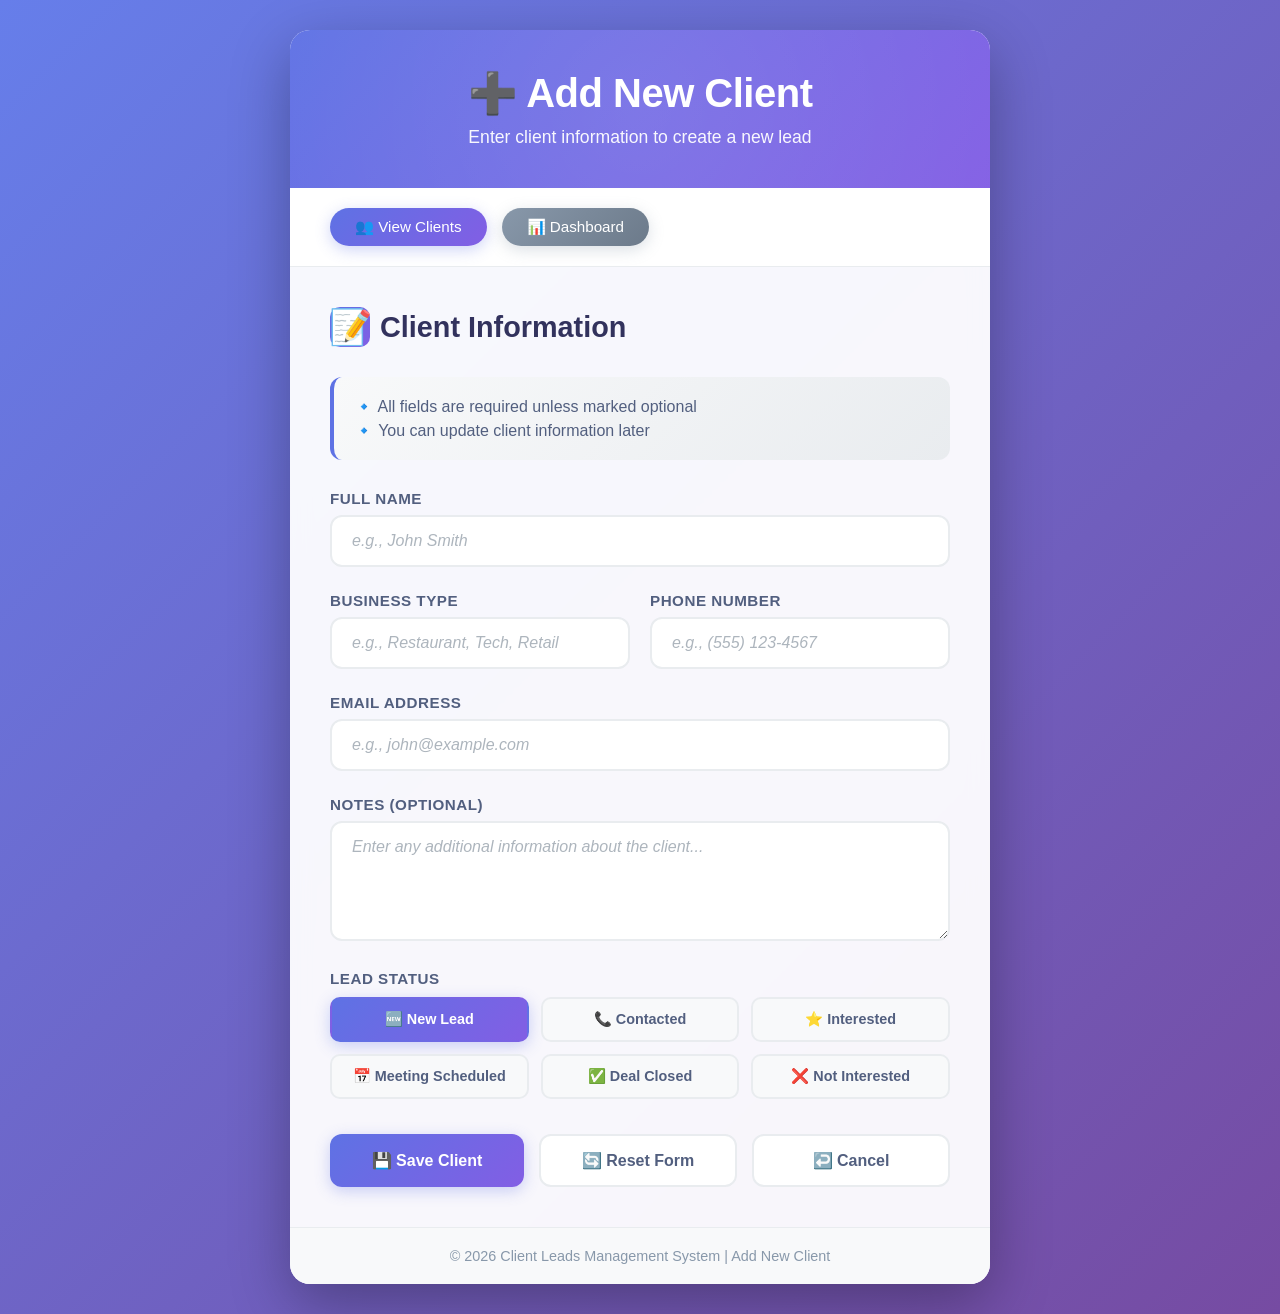
<file: templates/add_client.html>
<!DOCTYPE html>
<html lang="en">
<head>
    <meta charset="UTF-8">
    <meta name="viewport" content="width=device-width, initial-scale=1.0">
    <title>Add Client | Lead Management</title>
    <style>
        * {
            margin: 0;
            padding: 0;
            box-sizing: border-box;
            font-family: 'Segoe UI', Tahoma, Geneva, Verdana, sans-serif;
        }

        body {
            background: linear-gradient(135deg, #667eea 0%, #764ba2 100%);
            min-height: 100vh;
            padding: 30px 20px;
            display: flex;
            align-items: center;
            justify-content: center;
        }

        .container {
            max-width: 700px;
            width: 100%;
            margin: 0 auto;
            background: rgba(255, 255, 255, 0.95);
            border-radius: 20px;
            box-shadow: 0 20px 60px rgba(0, 0, 0, 0.3);
            overflow: hidden;
            backdrop-filter: blur(10px);
        }

        .header {
            background: linear-gradient(135deg, #5e72e4 0%, #825ee4 100%);
            color: white;
            padding: 40px;
            position: relative;
            overflow: hidden;
            text-align: center;
        }

        .header::before {
            content: '';
            position: absolute;
            top: -50%;
            right: -50%;
            width: 200%;
            height: 200%;
            background: radial-gradient(circle, rgba(255,255,255,0.1) 0%, transparent 70%);
            animation: rotate 20s linear infinite;
        }

        @keyframes rotate {
            from { transform: rotate(0deg); }
            to { transform: rotate(360deg); }
        }

        h2 {
            font-size: 2.5em;
            margin-bottom: 10px;
            position: relative;
            z-index: 1;
            font-weight: 700;
            letter-spacing: -0.5px;
        }

        .header p {
            font-size: 1.1em;
            opacity: 0.95;
            position: relative;
            z-index: 1;
            font-weight: 300;
        }

        .nav-bar {
            background: white;
            padding: 20px 40px;
            display: flex;
            gap: 20px;
            flex-wrap: wrap;
            align-items: center;
            justify-content: space-between;
            border-bottom: 1px solid #e9ecef;
        }

        .nav-links {
            display: flex;
            gap: 15px;
            flex-wrap: wrap;
        }

        .nav-link {
            padding: 10px 25px;
            background: linear-gradient(135deg, #5e72e4 0%, #825ee4 100%);
            color: white;
            text-decoration: none;
            border-radius: 50px;
            font-weight: 500;
            font-size: 0.95em;
            transition: all 0.3s ease;
            box-shadow: 0 4px 15px rgba(94, 114, 228, 0.3);
            display: inline-flex;
            align-items: center;
            gap: 8px;
        }

        .nav-link:hover {
            transform: translateY(-2px);
            box-shadow: 0 6px 20px rgba(94, 114, 228, 0.4);
        }

        .nav-link.secondary {
            background: linear-gradient(135deg, #8898aa 0%, #6c7a8a 100%);
            box-shadow: 0 4px 15px rgba(136, 152, 170, 0.3);
        }

        .form-container {
            padding: 40px;
        }

        .form-title {
            color: #32325d;
            font-size: 1.8em;
            margin-bottom: 30px;
            font-weight: 600;
            display: flex;
            align-items: center;
            gap: 10px;
        }

        .form-title span {
            background: linear-gradient(135deg, #5e72e4 0%, #825ee4 100%);
            color: white;
            width: 40px;
            height: 40px;
            display: inline-flex;
            align-items: center;
            justify-content: center;
            border-radius: 10px;
            font-size: 1.2em;
        }

        .form-group {
            margin-bottom: 25px;
        }

        .form-label {
            display: block;
            margin-bottom: 8px;
            color: #525f7f;
            font-weight: 600;
            font-size: 0.95em;
            text-transform: uppercase;
            letter-spacing: 0.5px;
        }

        .form-input {
            width: 100%;
            padding: 15px 20px;
            border: 2px solid #e9ecef;
            border-radius: 12px;
            font-size: 1em;
            transition: all 0.3s ease;
            background: white;
        }

        .form-input:focus {
            outline: none;
            border-color: #5e72e4;
            box-shadow: 0 0 0 4px rgba(94, 114, 228, 0.1);
        }

        .form-input::placeholder {
            color: #adb5bd;
            font-style: italic;
        }

        textarea.form-input {
            resize: vertical;
            min-height: 120px;
        }

        .form-select {
            width: 100%;
            padding: 15px 20px;
            border: 2px solid #e9ecef;
            border-radius: 12px;
            font-size: 1em;
            transition: all 0.3s ease;
            background: white;
            cursor: pointer;
            appearance: none;
            background-image: url("data:image/svg+xml,%3Csvg xmlns='http://www.w3.org/2000/svg' width='16' height='16' viewBox='0 0 24 24' fill='none' stroke='%23525f7f' stroke-width='2' stroke-linecap='round' stroke-linejoin='round'%3E%3Cpolyline points='6 9 12 15 18 9'%3E%3C/polyline%3E%3C/svg%3E");
            background-repeat: no-repeat;
            background-position: right 20px center;
            background-size: 16px;
        }

        .form-select:focus {
            outline: none;
            border-color: #5e72e4;
            box-shadow: 0 0 0 4px rgba(94, 114, 228, 0.1);
        }

        .status-options {
            display: grid;
            grid-template-columns: repeat(auto-fit, minmax(150px, 1fr));
            gap: 12px;
            margin-top: 10px;
        }

        .status-option {
            position: relative;
        }

        .status-option input[type="radio"] {
            display: none;
        }

        .status-option label {
            display: block;
            padding: 12px 15px;
            background: #f8f9fa;
            border: 2px solid #e9ecef;
            border-radius: 10px;
            text-align: center;
            font-weight: 600;
            font-size: 0.9em;
            color: #525f7f;
            cursor: pointer;
            transition: all 0.3s ease;
        }

        .status-option input[type="radio"]:checked + label {
            background: linear-gradient(135deg, #5e72e4 0%, #825ee4 100%);
            border-color: transparent;
            color: white;
            box-shadow: 0 4px 15px rgba(94, 114, 228, 0.3);
        }

        .form-row {
            display: grid;
            grid-template-columns: 1fr 1fr;
            gap: 20px;
        }

        .form-actions {
            display: flex;
            gap: 15px;
            margin-top: 35px;
            flex-wrap: wrap;
        }

        .btn {
            padding: 15px 35px;
            border: none;
            border-radius: 12px;
            font-weight: 600;
            font-size: 1em;
            cursor: pointer;
            transition: all 0.3s ease;
            display: inline-flex;
            align-items: center;
            justify-content: center;
            gap: 10px;
            flex: 1;
            min-width: 150px;
        }

        .btn-primary {
            background: linear-gradient(135deg, #5e72e4 0%, #825ee4 100%);
            color: white;
            box-shadow: 0 4px 15px rgba(94, 114, 228, 0.3);
        }

        .btn-primary:hover {
            transform: translateY(-2px);
            box-shadow: 0 6px 20px rgba(94, 114, 228, 0.4);
        }

        .btn-secondary {
            background: white;
            color: #525f7f;
            border: 2px solid #e9ecef;
        }

        .btn-secondary:hover {
            background: #f8f9fa;
            border-color: #5e72e4;
            transform: translateY(-2px);
        }

        .info-box {
            background: linear-gradient(135deg, #f8f9fa 0%, #e9ecef 100%);
            border-radius: 12px;
            padding: 20px;
            margin-bottom: 30px;
            border-left: 4px solid #5e72e4;
        }

        .info-box p {
            color: #525f7f;
            margin-bottom: 5px;
            display: flex;
            align-items: center;
            gap: 8px;
        }

        .info-box p:last-child {
            margin-bottom: 0;
        }

        .footer {
            background: #f8f9fa;
            padding: 20px 40px;
            text-align: center;
            color: #8898aa;
            font-size: 0.9em;
            border-top: 1px solid #e9ecef;
        }

        @media (max-width: 768px) {
            .header h2 {
                font-size: 2em;
            }
            
            .nav-bar {
                padding: 15px 20px;
            }
            
            .form-container {
                padding: 20px;
            }
            
            .form-row {
                grid-template-columns: 1fr;
                gap: 0;
            }
            
            .status-options {
                grid-template-columns: 1fr 1fr;
            }
            
            .btn {
                flex: auto;
                width: 100%;
            }
        }
    </style>
</head>
<body>
    <div class="container">
        <div class="header">
            <h2>➕ Add New Client</h2>
            <p>Enter client information to create a new lead</p>
        </div>

        <div class="nav-bar">
            <div class="nav-links">
                <a href="/" class="nav-link">👥 View Clients</a>
                <a href="/dashboard" class="nav-link secondary">📊 Dashboard</a>
            </div>
        </div>

        <div class="form-container">
            <div class="form-title">
                <span>📝</span>
                Client Information
            </div>

            <div class="info-box">
                <p>🔹 All fields are required unless marked optional</p>
                <p>🔹 You can update client information later</p>
            </div>

            <form method="POST">
                <div class="form-group">
                    <label class="form-label" for="name">Full Name</label>
                    <input type="text" id="name" name="name" class="form-input" placeholder="e.g., John Smith" required>
                </div>

                <div class="form-row">
                    <div class="form-group">
                        <label class="form-label" for="business">Business Type</label>
                        <input type="text" id="business" name="business" class="form-input" placeholder="e.g., Restaurant, Tech, Retail" required>
                    </div>

                    <div class="form-group">
                        <label class="form-label" for="phone">Phone Number</label>
                        <input type="tel" id="phone" name="phone" class="form-input" placeholder="e.g., (555) 123-4567" required>
                    </div>
                </div>

                <div class="form-group">
                    <label class="form-label" for="email">Email Address</label>
                    <input type="email" id="email" name="email" class="form-input" placeholder="e.g., john@example.com" required>
                </div>

                <div class="form-group">
                    <label class="form-label" for="notes">Notes (Optional)</label>
                    <textarea id="notes" name="notes" class="form-input" placeholder="Enter any additional information about the client..."></textarea>
                </div>

                <div class="form-group">
                    <label class="form-label">Lead Status</label>
                    <div class="status-options">
                        <div class="status-option">
                            <input type="radio" name="status" id="status-new" value="New Lead" checked>
                            <label for="status-new">🆕 New Lead</label>
                        </div>
                        <div class="status-option">
                            <input type="radio" name="status" id="status-contacted" value="Contacted">
                            <label for="status-contacted">📞 Contacted</label>
                        </div>
                        <div class="status-option">
                            <input type="radio" name="status" id="status-interested" value="Interested">
                            <label for="status-interested">⭐ Interested</label>
                        </div>
                        <div class="status-option">
                            <input type="radio" name="status" id="status-meeting" value="Meeting Scheduled">
                            <label for="status-meeting">📅 Meeting Scheduled</label>
                        </div>
                        <div class="status-option">
                            <input type="radio" name="status" id="status-closed" value="Deal Closed">
                            <label for="status-closed">✅ Deal Closed</label>
                        </div>
                        <div class="status-option">
                            <input type="radio" name="status" id="status-not-interested" value="Not Interested">
                            <label for="status-not-interested">❌ Not Interested</label>
                        </div>
                    </div>
                </div>

                <div class="form-actions">
                    <button type="submit" class="btn btn-primary">
                        💾 Save Client
                    </button>
                    <button type="reset" class="btn btn-secondary">
                        🔄 Reset Form
                    </button>
                    <a href="/" class="btn btn-secondary" style="text-decoration: none; text-align: center;">
                        ↩️ Cancel
                    </a>
                </div>
            </form>
        </div>

        <div class="footer">
            <p>© 2026 Client Leads Management System | Add New Client</p>
        </div>
    </div>
</body>
</html>
</file>
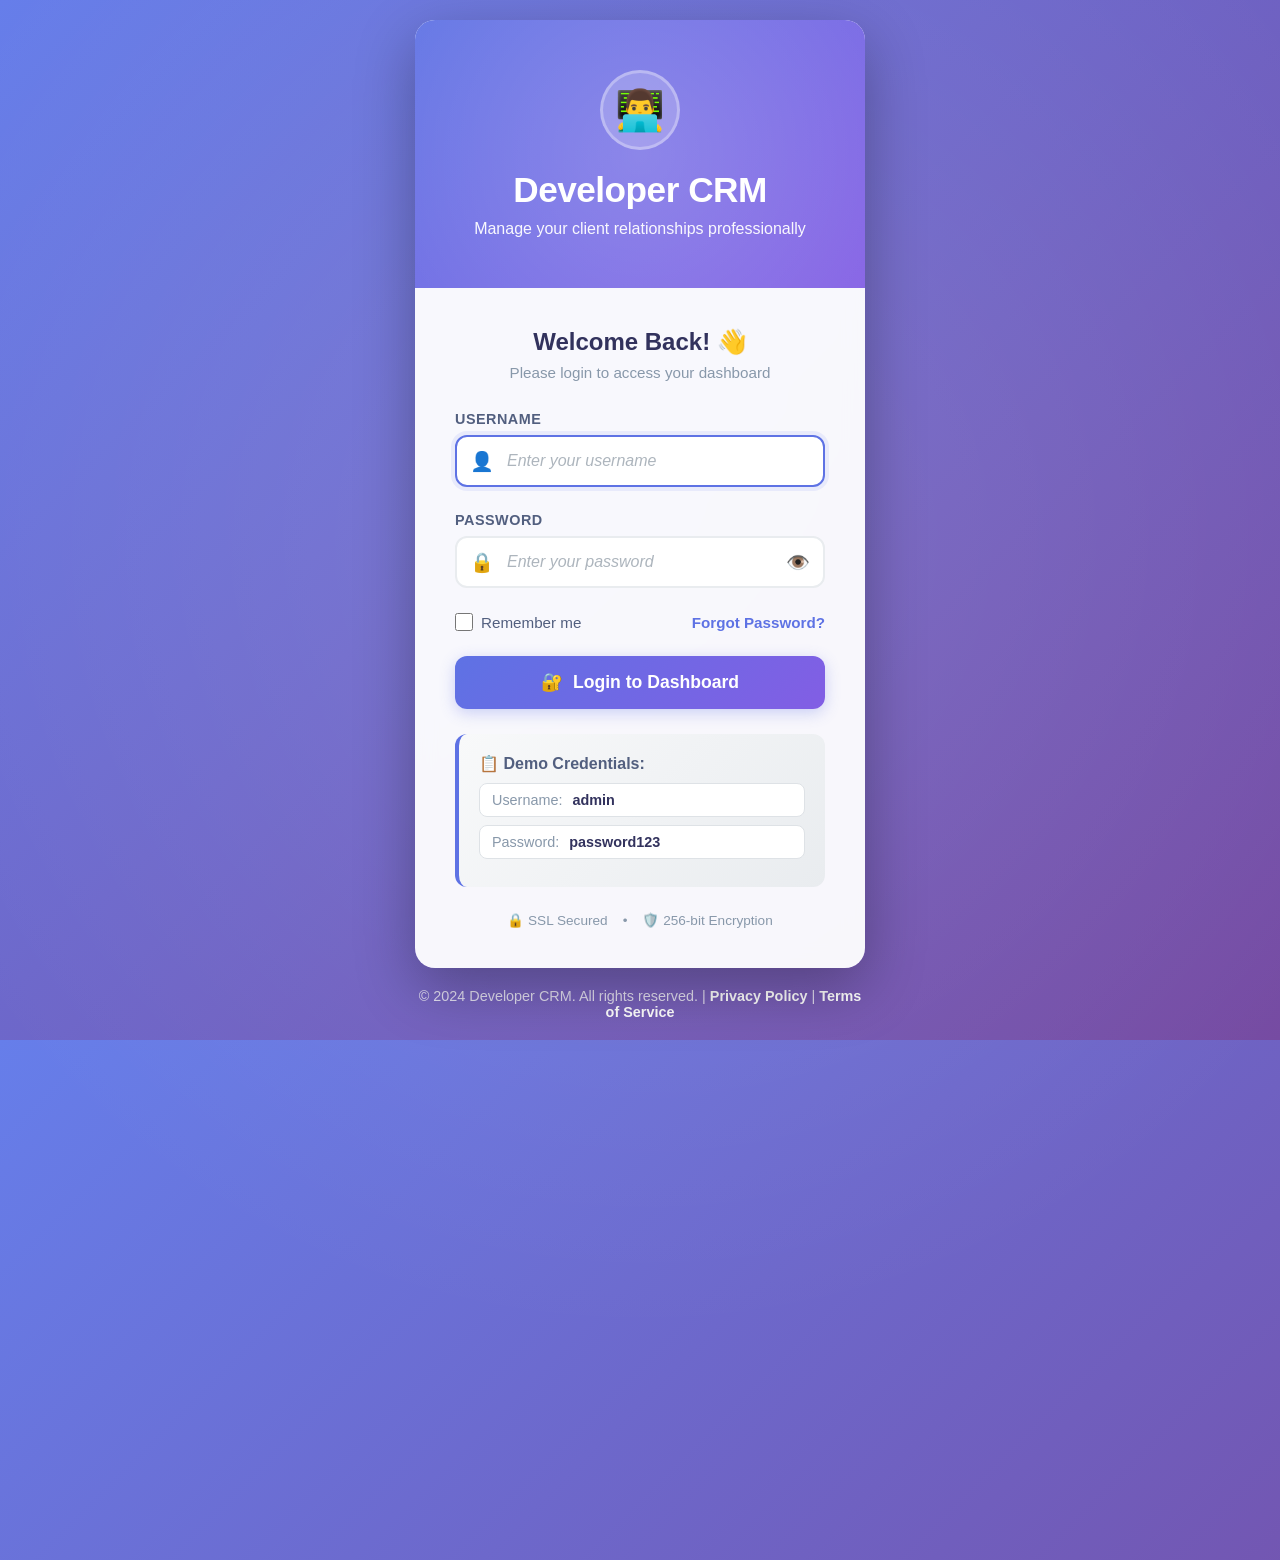
<file: templates/login.html>
<!DOCTYPE html>
<html lang="en">
<head>
    <meta charset="UTF-8">
    <meta name="viewport" content="width=device-width, initial-scale=1.0">
    <title>Login | Developer CRM</title>
    <style>
        * {
            margin: 0;
            padding: 0;
            box-sizing: border-box;
            font-family: 'Segoe UI', Tahoma, Geneva, Verdana, sans-serif;
        }

        body {
            background: linear-gradient(135deg, #667eea 0%, #764ba2 100%);
            min-height: 100vh;
            padding: 20px;
            display: flex;
            align-items: center;
            justify-content: center;
            position: relative;
            overflow: hidden;
        }

        /* Animated background elements */
        body::before {
            content: '';
            position: absolute;
            top: -50%;
            left: -50%;
            width: 200%;
            height: 200%;
            background: radial-gradient(circle, rgba(255,255,255,0.1) 0%, transparent 50%);
            animation: rotate 30s linear infinite;
        }

        @keyframes rotate {
            from { transform: rotate(0deg); }
            to { transform: rotate(360deg); }
        }

        .container {
            max-width: 450px;
            width: 100%;
            margin: 0 auto;
            position: relative;
            z-index: 10;
        }

        .login-card {
            background: rgba(255, 255, 255, 0.95);
            border-radius: 20px;
            box-shadow: 0 20px 60px rgba(0, 0, 0, 0.3);
            overflow: hidden;
            backdrop-filter: blur(10px);
            animation: slideUp 0.5s ease;
        }

        @keyframes slideUp {
            from {
                opacity: 0;
                transform: translateY(30px);
            }
            to {
                opacity: 1;
                transform: translateY(0);
            }
        }

        .header {
            background: linear-gradient(135deg, #5e72e4 0%, #825ee4 100%);
            color: white;
            padding: 50px 40px;
            position: relative;
            overflow: hidden;
            text-align: center;
        }

        .header::before {
            content: '';
            position: absolute;
            top: -50%;
            right: -50%;
            width: 200%;
            height: 200%;
            background: radial-gradient(circle, rgba(255,255,255,0.2) 0%, transparent 70%);
            animation: rotate 20s linear infinite;
        }

        .logo {
            width: 80px;
            height: 80px;
            background: rgba(255, 255, 255, 0.2);
            border-radius: 50%;
            display: flex;
            align-items: center;
            justify-content: center;
            margin: 0 auto 20px;
            font-size: 2.5em;
            border: 3px solid rgba(255, 255, 255, 0.3);
            position: relative;
            z-index: 1;
        }

        h2 {
            font-size: 2.2em;
            margin-bottom: 10px;
            position: relative;
            z-index: 1;
            font-weight: 700;
            letter-spacing: -0.5px;
        }

        .header p {
            font-size: 1em;
            opacity: 0.95;
            position: relative;
            z-index: 1;
            font-weight: 300;
        }

        .form-container {
            padding: 40px;
        }

        .welcome-message {
            text-align: center;
            margin-bottom: 30px;
        }

        .welcome-message h3 {
            color: #32325d;
            font-size: 1.5em;
            margin-bottom: 8px;
            font-weight: 600;
        }

        .welcome-message p {
            color: #8898aa;
            font-size: 0.95em;
        }

        .form-group {
            margin-bottom: 25px;
        }

        .form-label {
            display: block;
            margin-bottom: 8px;
            color: #525f7f;
            font-weight: 600;
            font-size: 0.9em;
            text-transform: uppercase;
            letter-spacing: 0.5px;
        }

        .input-wrapper {
            position: relative;
            display: flex;
            align-items: center;
        }

        .input-icon {
            position: absolute;
            left: 15px;
            color: #8898aa;
            font-size: 1.2em;
            transition: all 0.3s ease;
        }

        .form-input {
            width: 100%;
            padding: 15px 20px 15px 50px;
            border: 2px solid #e9ecef;
            border-radius: 12px;
            font-size: 1em;
            transition: all 0.3s ease;
            background: white;
        }

        .form-input:focus {
            outline: none;
            border-color: #5e72e4;
            box-shadow: 0 0 0 4px rgba(94, 114, 228, 0.1);
        }

        .form-input:focus + .input-icon {
            color: #5e72e4;
        }

        .form-input::placeholder {
            color: #adb5bd;
            font-style: italic;
        }

        .password-toggle {
            position: absolute;
            right: 15px;
            background: none;
            border: none;
            color: #8898aa;
            cursor: pointer;
            font-size: 1.2em;
            transition: all 0.3s ease;
        }

        .password-toggle:hover {
            color: #5e72e4;
        }

        .remember-forgot {
            display: flex;
            align-items: center;
            justify-content: space-between;
            margin-bottom: 25px;
            flex-wrap: wrap;
            gap: 10px;
        }

        .remember-me {
            display: flex;
            align-items: center;
            gap: 8px;
            cursor: pointer;
        }

        .remember-me input[type="checkbox"] {
            width: 18px;
            height: 18px;
            cursor: pointer;
            accent-color: #5e72e4;
        }

        .remember-me span {
            color: #525f7f;
            font-size: 0.95em;
        }

        .forgot-password {
            color: #5e72e4;
            text-decoration: none;
            font-size: 0.95em;
            font-weight: 600;
            transition: all 0.3s ease;
        }

        .forgot-password:hover {
            color: #764ba2;
            text-decoration: underline;
        }

        .btn-login {
            width: 100%;
            padding: 16px;
            background: linear-gradient(135deg, #5e72e4 0%, #825ee4 100%);
            color: white;
            border: none;
            border-radius: 12px;
            font-weight: 600;
            font-size: 1.1em;
            cursor: pointer;
            transition: all 0.3s ease;
            box-shadow: 0 4px 15px rgba(94, 114, 228, 0.3);
            display: flex;
            align-items: center;
            justify-content: center;
            gap: 10px;
            margin-bottom: 20px;
        }

        .btn-login:hover {
            transform: translateY(-2px);
            box-shadow: 0 6px 20px rgba(94, 114, 228, 0.4);
        }

        .btn-login:active {
            transform: translateY(0);
        }

        .demo-credentials {
            background: linear-gradient(135deg, #f8f9fa 0%, #e9ecef 100%);
            border-radius: 12px;
            padding: 20px;
            margin-top: 25px;
            border-left: 4px solid #5e72e4;
        }

        .demo-credentials p {
            color: #525f7f;
            margin-bottom: 10px;
            font-weight: 600;
            display: flex;
            align-items: center;
            gap: 8px;
        }

        .demo-credentials .cred-item {
            background: white;
            padding: 8px 12px;
            border-radius: 8px;
            margin-bottom: 8px;
            font-family: 'Courier New', monospace;
            font-size: 0.9em;
            color: #32325d;
            border: 1px solid #dee2e6;
            display: flex;
            align-items: center;
            gap: 10px;
        }

        .cred-item span {
            color: #8898aa;
            font-family: 'Segoe UI', sans-serif;
        }

        .security-badge {
            display: flex;
            align-items: center;
            justify-content: center;
            gap: 15px;
            margin-top: 25px;
            color: #8898aa;
            font-size: 0.85em;
        }

        .security-badge i {
            font-size: 1.1em;
        }

        .footer {
            text-align: center;
            margin-top: 20px;
            color: rgba(255, 255, 255, 0.8);
            font-size: 0.9em;
        }

        .footer a {
            color: white;
            text-decoration: none;
            font-weight: 600;
        }

        .footer a:hover {
            text-decoration: underline;
        }

        .error-message {
            background: linear-gradient(135deg, #f5365c 0%, #f56036 100%);
            color: white;
            padding: 15px 20px;
            border-radius: 12px;
            margin-bottom: 25px;
            display: flex;
            align-items: center;
            gap: 10px;
            animation: shake 0.5s ease;
        }

        @keyframes shake {
            0%, 100% { transform: translateX(0); }
            10%, 30%, 50%, 70%, 90% { transform: translateX(-5px); }
            20%, 40%, 60%, 80% { transform: translateX(5px); }
        }

        @media (max-width: 480px) {
            .header {
                padding: 40px 20px;
            }

            .header h2 {
                font-size: 1.8em;
            }

            .form-container {
                padding: 30px 20px;
            }

            .logo {
                width: 60px;
                height: 60px;
                font-size: 2em;
            }

            .remember-forgot {
                flex-direction: column;
                align-items: flex-start;
            }
        }
    </style>
</head>
<body>
    <div class="container">
        <div class="login-card">
            <div class="header">
                <div class="logo">
                    👨‍💻
                </div>
                <h2>Developer CRM</h2>
                <p>Manage your client relationships professionally</p>
            </div>

            <div class="form-container">
                <div class="welcome-message">
                    <h3>Welcome Back! 👋</h3>
                    <p>Please login to access your dashboard</p>
                </div>

                <!-- Uncomment this block to show error messages -->
                <!-- 
                <div class="error-message">
                    <span>⚠️</span>
                    <span>Invalid username or password. Please try again.</span>
                </div>
                -->

                <form method="POST">
                    <div class="form-group">
                        <label class="form-label" for="username">Username</label>
                        <div class="input-wrapper">
                            <span class="input-icon">👤</span>
                            <input type="text" id="username" name="username" class="form-input" placeholder="Enter your username" required autofocus>
                        </div>
                    </div>

                    <div class="form-group">
                        <label class="form-label" for="password">Password</label>
                        <div class="input-wrapper">
                            <span class="input-icon">🔒</span>
                            <input type="password" id="password" name="password" class="form-input" placeholder="Enter your password" required>
                            <button type="button" class="password-toggle" onclick="togglePassword()" id="toggleBtn">👁️</button>
                        </div>
                    </div>

                    <div class="remember-forgot">
                        <label class="remember-me">
                            <input type="checkbox" name="remember">
                            <span>Remember me</span>
                        </label>
                        <a href="/forgot-password" class="forgot-password">Forgot Password?</a>
                    </div>

                    <button type="submit" class="btn-login">
                        <span>🔐</span>
                        Login to Dashboard
                    </button>
                </form>

                <div class="demo-credentials">
                    <p>📋 Demo Credentials:</p>
                    <div class="cred-item">
                        <span>Username:</span>
                        <strong>admin</strong>
                    </div>
                    <div class="cred-item">
                        <span>Password:</span>
                        <strong>password123</strong>
                    </div>
                </div>

                <div class="security-badge">
                    <span>🔒 SSL Secured</span>
                    <span>•</span>
                    <span>🛡️ 256-bit Encryption</span>
                </div>
            </div>
        </div>

        <div class="footer">
            <p>© 2024 Developer CRM. All rights reserved. | <a href="#">Privacy Policy</a> | <a href="#">Terms of Service</a></p>
        </div>
    </div>

    <script>
        function togglePassword() {
            const passwordInput = document.getElementById('password');
            const toggleBtn = document.getElementById('toggleBtn');
            
            if (passwordInput.type === 'password') {
                passwordInput.type = 'text';
                toggleBtn.textContent = '🔒';
            } else {
                passwordInput.type = 'password';
                toggleBtn.textContent = '👁️';
            }
        }

        // Add loading state to form submission
        document.querySelector('form').addEventListener('submit', function(e) {
            const btn = document.querySelector('.btn-login');
            btn.innerHTML = '<span>⏳</span> Logging in...';
            btn.disabled = true;
        });

        // Auto-focus username field
        document.getElementById('username').focus();
    </script>
</body>
</html>
</file>
